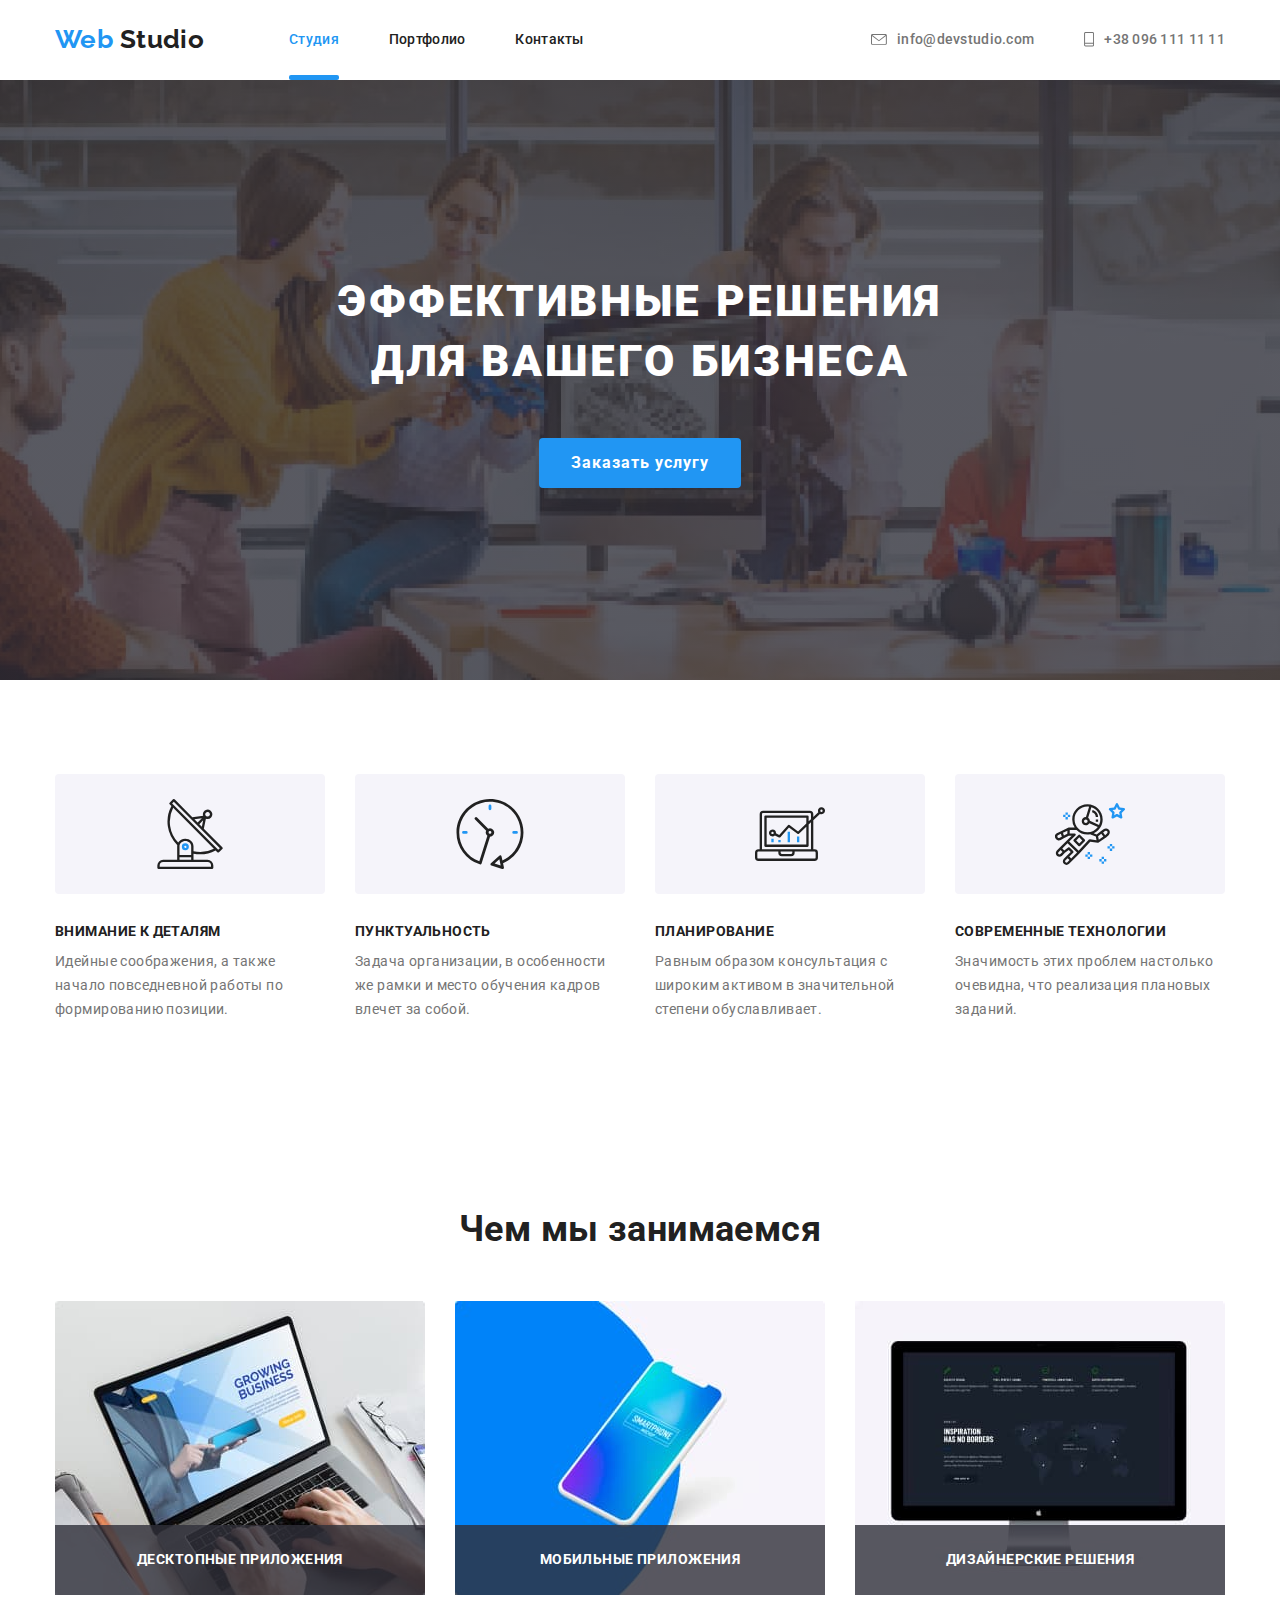
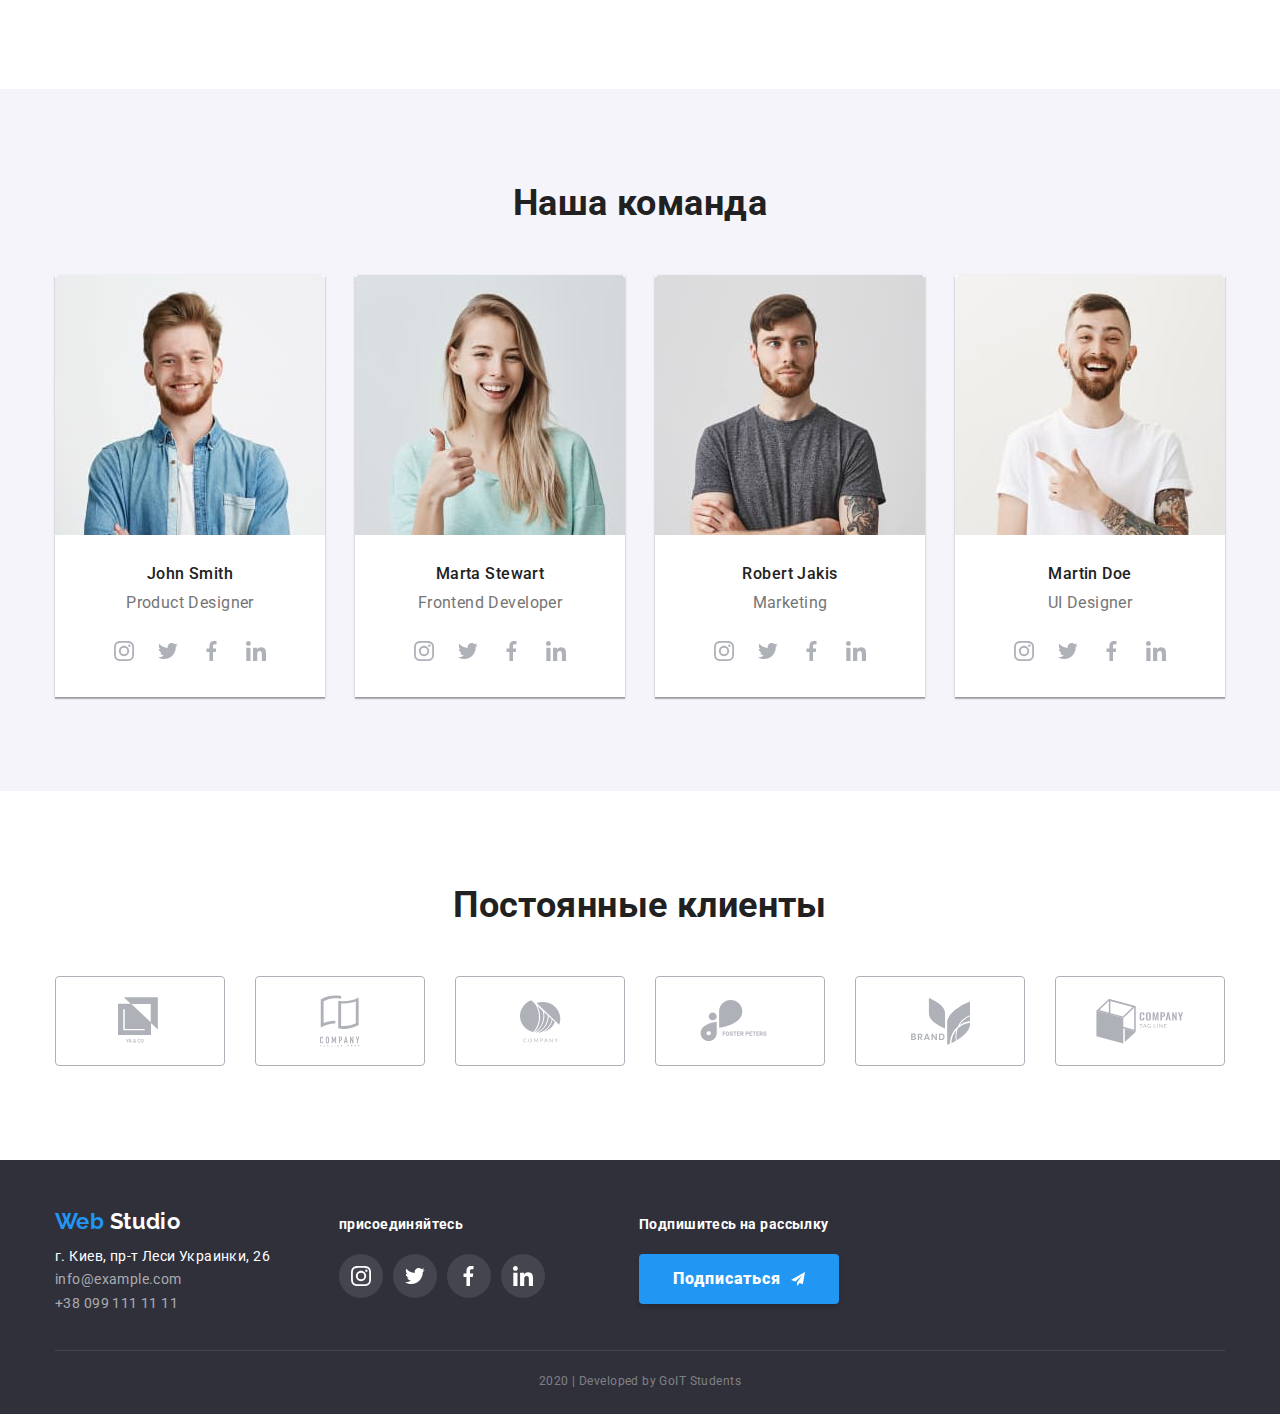
<file: index.html>
<!DOCTYPE html>
<html lang="ru">
  <head>
    <meta charset="UTF-8" />
    <meta name="viewport" content="width=device-width, initial-scale=1.0" />
    <title>Web Studio</title>
    <link
      href="https://fonts.googleapis.com/css2?family=Raleway:wght@700&family=Roboto:wght@400;500;700;900&display=swap"
      rel="stylesheet"
    />
    <link
      rel="stylesheet"
      href="https://cdnjs.cloudflare.com/ajax/libs/modern-normalize/0.6.0/modern-normalize.min.css"
    />
    <link rel="stylesheet" href="./css/styles.css" />
  </head>

  <body>
    <!-- Website navigation -->
    <header class="heder">
      <div class="container page-header">
        <nav class="main-nav">
          <a href="" class="logo black"
            ><span class="accent">Web</span> Studio</a
          >
          <ul class="site-nav list">
            <li class="item">
              <a class="link current" href="./index.html">Студия</a>
            </li>
            <li class="item">
              <a class="link" href="./portfolio.html">Портфолио</a>
            </li>
            <li class="item"><a class="link" href="">Контакты</a></li>
          </ul>
        </nav>
        <ul class="contacts list">
          <li class="item">
            <a
              class="link"
              href="mailto:nfo@devstudio.com"
              aria-label="Иконка мейл"
            >
              <svg class="contacts-icon" width="16" height="11">
                <use href="./images/sprite.svg#icon-mail"></use>
              </svg>
              info@devstudio.com
            </a>
          </li>
          <li class="item">
            <a
              class="link"
              href="tel:+380961111111"
              aria-label="Иконка телефона"
            >
              <svg class="contacts-icon" width="10" height="15">
                <use href="./images/sprite.svg#icon-phone"></use>
              </svg>
              +38 096 111 11 11
            </a>
          </li>
        </ul>
      </div>
    </header>
    <main>
      <!-- Website Hero -->
      <section class="hero">
        <div class="hero-container">
          <h1 class="hero-title">
            эффективные решения<br />для вашего бизнеса
          </h1>
          <a href="" class="button">Заказать услугу</a>
        </div>
      </section>
      <!-- Features -->
      <section class="section">
        <div class="container">
          <h2 class="section-title visually-hidden">Features</h2>
          <ul class="features list">
            <li class="item">
              <div class="features-icon-background">
                <svg class="features-icon">
                  <use href="./images/sprite.svg#antenna"></use>
                </svg>
              </div>
              <h3 class="features-title">Внимание к деталям</h3>
              <p class="text">
                Идейные соображения, а также начало повседневной работы по
                формированию позиции.
              </p>
            </li>
            <li class="item">
              <div class="features-icon-background">
                <svg class="features-icon">
                  <use href="./images/sprite.svg#clock"></use>
                </svg>
              </div>
              <h3 class="features-title">Пунктуальность</h3>
              <p class="text">
                Задача организации, в особенности же рамки и место обучения
                кадров влечет за собой.
              </p>
            </li>
            <li class="item">
              <div class="features-icon-background">
                <svg class="features-icon">
                  <use href="./images/sprite.svg#diagram"></use>
                </svg>
              </div>
              <h3 class="features-title">Планирование</h3>
              <p class="text">
                Равным образом консультация с широким активом в значительной
                степени обуславливает.
              </p>
            </li>
            <li class="item">
              <div class="features-icon-background">
                <svg class="features-icon">
                  <use href="./images/sprite.svg#astronaut"></use>
                </svg>
              </div>
              <h3 class="features-title">Современные технологии</h3>
              <p class="text">
                Значимость этих проблем настолько очевидна, что реализация
                плановых заданий.
              </p>
            </li>
          </ul>
        </div>
      </section>
      <!-- Services -->
      <section class="section">
        <div class="container">
          <h2 class="section-title">Чем мы занимаемся</h2>
          <ul class="services list">
            <li class="item">
              <a class="link-decoration services-position" href="">
                <img
                  src="./images/img-note.jpg"
                  alt="Изображение ноутбука"
                  width="370"
                  height="294"
                />
                <h3 class="services-title">Десктопные приложения</h3>
              </a>
            </li>
            <li class="item services-position">
              <a class="link-decoration" href="">
                <img
                  src="./images/box.jpg"
                  alt="Изображение телефона"
                  width="370"
                  height="294"
                />
              </a>
              <div>
                <h3 class="services-title">Мобильные приложения</h3>
              </div>
            </li>
            <li class="item services-position">
              <a class="link-decoration" href="">
                <img
                  src="./images/img-mon.jpg"
                  alt="Изображения монитора"
                  width="370"
                  height="294"
                />
              </a>
              <h3 class="services-title">Дизайнерские решения</h3>
            </li>
          </ul>
        </div>
      </section>
      <!-- Team -->
      <section class="section background-accent">
        <div class="container title-padding">
          <h2 class="section-title">Наша команда</h2>
          <ul class="team list">
            <li class="item">
              <img
                class="team-image"
                src="./images/team1.jpg"
                alt="Фото Джон Смит"
                width="270"
                height="260"
              />
              <h3 class="team-name">John Smith</h3>
              <p class="team-profession">Product Designer</p>
              <ul class="social list">
                <li>
                  <a
                    href=""
                    class="link-decoration"
                    aria-label="Иконка инстаграм"
                  >
                    <svg class="soc-icon" width="20" height="20">
                      <use href="./images/sprite.svg#instagram"></use>
                    </svg>
                  </a>
                </li>
                <li>
                  <a href="" class="link-decoration" aria-label="Иконка твитер">
                    <svg class="soc-icon" width="20" height="20">
                      <use href="./images/sprite.svg#twitter"></use>
                    </svg>
                  </a>
                </li>
                <li>
                  <a
                    href=""
                    class="link-decoration"
                    aria-label="Иконка фейсбук"
                  >
                    <svg class="soc-icon" width="20" height="20">
                      <use href="./images/sprite.svg#facebook"></use>
                    </svg>
                  </a>
                </li>
                <li>
                  <a
                    href=""
                    class="link-decoration"
                    aria-label="Иконка линкедИн"
                  >
                    <svg class="soc-icon" width="20" height="20">
                      <use href="./images/sprite.svg#linkedin"></use>
                    </svg>
                  </a>
                </li>
              </ul>
            </li>
            <li class="item">
              <img
                class="team-image"
                src="./images/team2.jpg"
                alt="Фото Марта Стиварт"
                width="270"
                height="260"
              />
              <h3 class="team-name">Marta Stewart</h3>
              <p class="team-profession">Frontend Developer</p>
              <ul class="social list">
                <li>
                  <a
                    href=""
                    class="link-decoration"
                    aria-label="Иконка инстаграм"
                  >
                    <svg class="soc-icon" width="20" height="20">
                      <use href="./images/sprite.svg#instagram"></use>
                    </svg>
                  </a>
                </li>
                <li>
                  <a href="" class="link-decoration" aria-label="Иконка твитер">
                    <svg class="soc-icon" width="20" height="20">
                      <use href="./images/sprite.svg#twitter"></use>
                    </svg>
                  </a>
                </li>
                <li>
                  <a
                    href=""
                    class="link-decoration"
                    aria-label="Иконка фейсбук"
                  >
                    <svg class="soc-icon" width="20" height="20">
                      <use href="./images/sprite.svg#facebook"></use>
                    </svg>
                  </a>
                </li>
                <li>
                  <a
                    href=""
                    class="link-decoration"
                    aria-label="Иконка линкедИн"
                  >
                    <svg class="soc-icon" width="20" height="20">
                      <use href="./images/sprite.svg#linkedin"></use>
                    </svg>
                  </a>
                </li>
              </ul>
            </li>
            <li class="item">
              <img
                class="team-image"
                src="./images/team3.jpg"
                alt="Фото Роберт Джакис"
                width="270"
                height="260"
              />
              <h3 class="team-name">Robert Jakis</h3>
              <p class="team-profession">Marketing</p>
              <ul class="social list">
                <li>
                  <a
                    href=""
                    class="link-decoration"
                    aria-label="Иконка инстаграм"
                  >
                    <svg class="soc-icon" width="20" height="20">
                      <use href="./images/sprite.svg#instagram"></use>
                    </svg>
                  </a>
                </li>
                <li>
                  <a href="" class="link-decoration" aria-label="Иконка твитер">
                    <svg class="soc-icon" width="20" height="20">
                      <use href="./images/sprite.svg#twitter"></use>
                    </svg>
                  </a>
                </li>
                <li>
                  <a
                    href=""
                    class="link-decoration"
                    aria-label="Иконка фейсбук"
                  >
                    <svg class="soc-icon" width="20" height="20">
                      <use href="./images/sprite.svg#facebook"></use>
                    </svg>
                  </a>
                </li>
                <li>
                  <a
                    href=""
                    class="link-decoration"
                    aria-label="Иконка линкедИн"
                  >
                    <svg class="soc-icon" width="20" height="20">
                      <use href="./images/sprite.svg#linkedin"></use>
                    </svg>
                  </a>
                </li>
              </ul>
            </li>
            <li class="item">
              <img
                class="team-image"
                src="./images/team4.jpg"
                alt="Фото Мартин До"
                width="270"
                height="260"
              />
              <h3 class="team-name">Martin Doe</h3>
              <p class="team-profession">UI Designer</p>
              <ul class="social list">
                <li>
                  <a
                    href=""
                    class="link-decoration"
                    aria-label="Иконка инстаграм"
                  >
                    <svg class="soc-icon" width="20" height="20">
                      <use href="./images/sprite.svg#instagram"></use>
                    </svg>
                  </a>
                </li>
                <li>
                  <a href="" class="link-decoration" aria-label="Иконка твитер">
                    <svg class="soc-icon" width="20" height="20">
                      <use href="./images/sprite.svg#twitter"></use>
                    </svg>
                  </a>
                </li>
                <li>
                  <a
                    href=""
                    class="link-decoration"
                    aria-label="Иконка фейсбук"
                  >
                    <svg class="soc-icon" width="20" height="20">
                      <use href="./images/sprite.svg#facebook"></use>
                    </svg>
                  </a>
                </li>
                <li>
                  <a
                    href=""
                    class="link-decoration"
                    aria-label="Иконка линкедИн"
                  >
                    <svg class="soc-icon" width="20" height="20">
                      <use href="./images/sprite.svg#linkedin"></use>
                    </svg>
                  </a>
                </li>
              </ul>
            </li>
          </ul>
        </div>
      </section>
      <!-- Regular client -->
      <section class="section">
        <div class="container">
          <h2 class="section-title">Постоянные клиенты</h2>
          <ul class="client list">
            <li class="item">
              <a href="" class="link-decoration" aria-label="Логотип компании">
                <svg class="client-logo" width="44" height="49">
                  <use href="./images/sprite.svg#logo1"></use>
                </svg>
              </a>
            </li>
            <li class="item">
              <a href="" class="link-decoration" aria-label="Логотип компании">
                <svg class="client-logo" width="40" height="52">
                  <use href="./images/sprite.svg#logo2"></use>
                </svg>
              </a>
            </li>
            <li class="item">
              <a href="" class="link-decoration" aria-label="Логотип компании">
                <svg class="client-logo" width="41" height="43">
                  <use href="./images/sprite.svg#logo3"></use>
                </svg>
              </a>
            </li>
            <li class="item">
              <a href="" class="link-decoration" aria-label="Логотип компании">
                <svg class="client-logo" width="80" height="42">
                  <use href="./images/sprite.svg#logo4"></use>
                </svg>
              </a>
            </li>
            <li class="item">
              <a href="" class="link-decoration" aria-label="Логотип компании">
                <svg class="client-logo" width="59" height="47">
                  <use href="./images/sprite.svg#logo5"></use>
                </svg>
              </a>
            </li>
            <li class="item">
              <a href="" class="link-decoration" aria-label="Логотип компании">
                <svg class="client-logo" width="88" height="45">
                  <use href="./images/sprite.svg#logo6"></use>
                </svg>
              </a>
            </li>
          </ul>
        </div>
      </section>
    </main>
    <!-- Footer -->
    <footer class="footer">
      <div class="container">
        <div class="footer-container">
          <div class="address-container">
            <a class="logo white" href=""
              ><span class="accent">Web</span> Studio</a
            >
            <address class="address-footer">
              г. Киев, пр-т Леси Украинки, 26<br />
              <a href="mailto:info@example.com" class="link">info@example.com</a
              ><br />
              <a href="tel:+380991111111" class="link">+38 099 111 11 11</a>
            </address>
          </div>
          <div class="link-conteiner">
            <p class="subscription">присоединяйтесь</p>
            <ul class="social list">
              <li>
                <a
                  href=""
                  class="link-decoration footer-soc"
                  aria-label="Иконка инстаграм"
                >
                  <svg class="soc-icon" width="20" height="20">
                    <use href="./images/sprite.svg#instagram"></use>
                  </svg>
                </a>
              </li>
              <li>
                <a
                  href=""
                  class="link-decoration footer-soc"
                  aria-label="Иконка твитер"
                >
                  <svg class="soc-icon" width="20" height="20">
                    <use href="./images/sprite.svg#twitter"></use>
                  </svg>
                </a>
              </li>
              <li>
                <a
                  href=""
                  class="link-decoration footer-soc"
                  aria-label="Иконка фейсбук"
                >
                  <svg class="soc-icon" width="20" height="20">
                    <use href="./images/sprite.svg#facebook"></use>
                  </svg>
                </a>
              </li>
              <li>
                <a
                  href=""
                  class="link-decoration footer-soc no-margin"
                  aria-label="Иконка линкедИн"
                >
                  <svg class="soc-icon" width="20" height="20">
                    <use href="./images/sprite.svg#linkedin"></use>
                  </svg>
                </a>
              </li>
            </ul>
          </div>
          <div>
            <p class="subscription">Подпишитесь на рассылку</p>
            <!-- <div class="follow-container"> -->
            <!-- <input type="text" placeholder="E-mail" class="enter-e-mail"> -->
            <button class="footer-button" type="button">
              Подписаться
              <svg class="soc-icon" width="24" height="24">
                <use href="./images/sprite.svg#icon-send"></use>
              </svg>
            </button>
            <!-- </div> -->
          </div>
        </div>
        <p class="copyright">2020 &#124; Developed by GoIT Students</p>
      </div>
    </footer>
  </body>
</html>
</file>
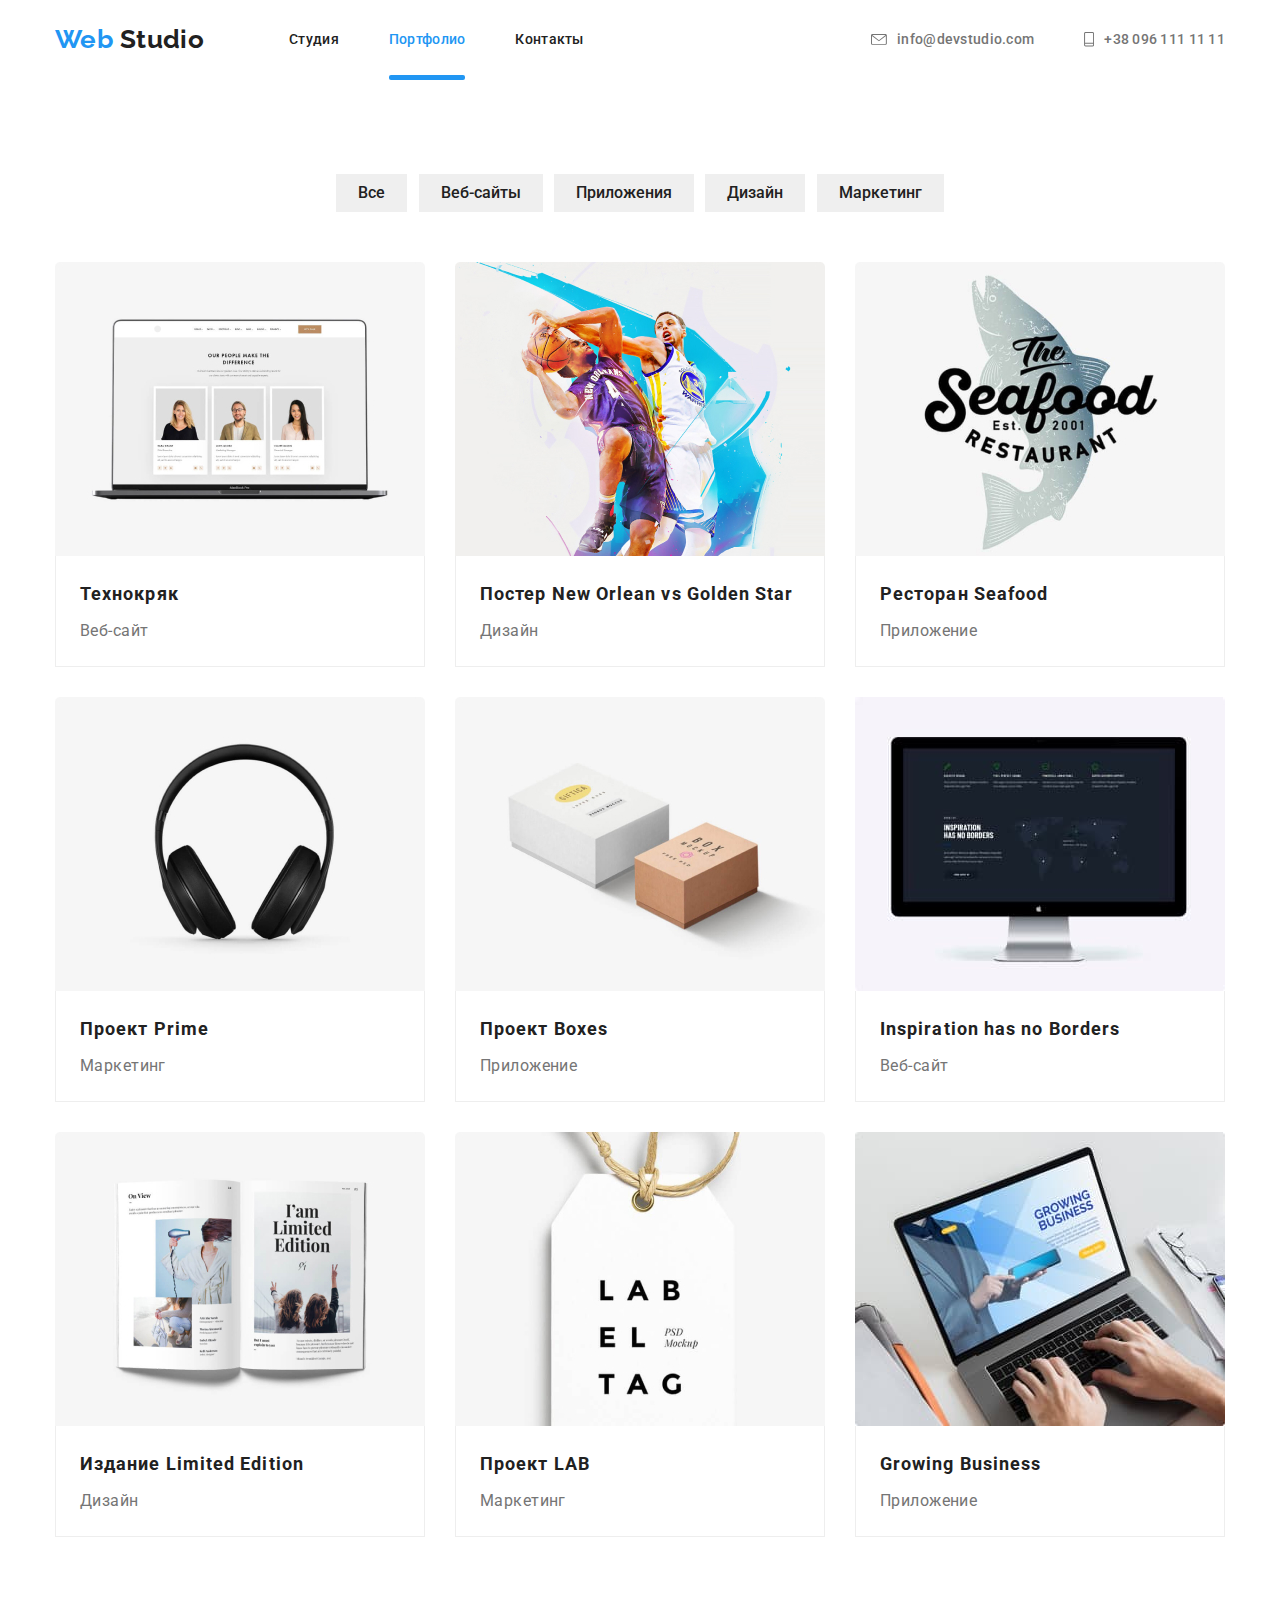
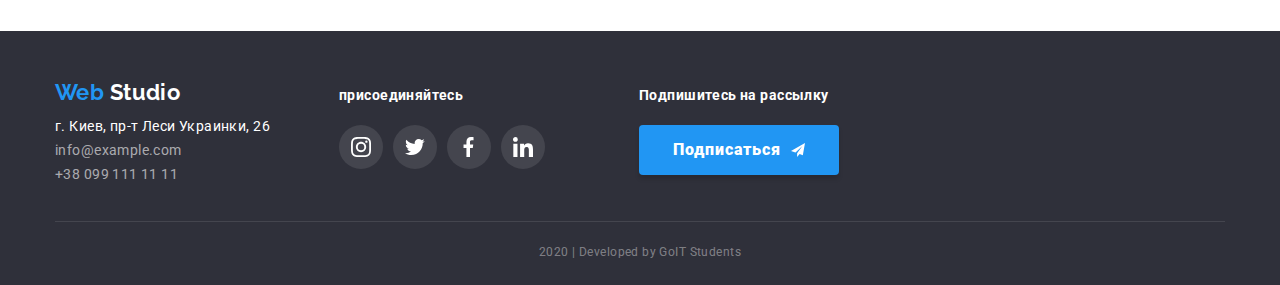
<file: portfolio.html>
<!DOCTYPE html>
<html lang="ru">
  <head>
    <meta charset="UTF-8" />
    <meta name="viewport" content="width=device-width, initial-scale=1.0" />
    <title>Web Studio</title>
    <link
      href="https://fonts.googleapis.com/css2?family=Raleway:wght@700&family=Roboto:wght@400;500;700;900&display=swap"
      rel="stylesheet"
    />
    <link
      rel="stylesheet"
      href="https://cdnjs.cloudflare.com/ajax/libs/modern-normalize/0.6.0/modern-normalize.min.css"
    />
    <link rel="stylesheet" href="./css/styles.css" />
  </head>

  <body>
    <!-- Website navigation -->
    <header class="heder">
      <div class="container page-header">
        <nav class="main-nav">
          <a href="#" class="logo black"
            ><span class="accent">Web</span> Studio</a
          >
          <ul class="site-nav list">
            <li class="item"><a class="link" href="./index.html">Студия</a></li>
            <li class="item">
              <a class="link current" href="./portfolio.html">Портфолио</a>
            </li>
            <li class="item"><a class="link" href="">Контакты</a></li>
          </ul>
        </nav>
        <ul class="contacts list">
          <li class="item">
            <a
              class="link"
              href="mailto:nfo@devstudio.com"
              aria-label="Иконка мейл"
            >
              <svg class="contacts-icon" width="16" height="11">
                <use href="./images/sprite.svg#icon-mail"></use>
              </svg>
              info@devstudio.com
            </a>
          </li>
          <li class="item">
            <a
              class="link"
              href="tel:+380961111111"
              aria-label="Иконка телефона"
            >
              <svg class="contacts-icon" width="10" height="15">
                <use href="./images/sprite.svg#icon-phone"></use>
              </svg>
              +38 096 111 11 11
            </a>
          </li>
        </ul>
      </div>
    </header>
    <main>
      <!-- Portfolio -->
      <section class="portfolio">
        <div class="container">
          <h1 class="portfolio-title center visually-hidden">Портфолио</h1>
          <div class="section-btn">
            <button type="button" class="btn">Все</button>
            <button type="button" class="btn">Веб-сайты</button>
            <button type="button" class="btn">Приложения</button>
            <button type="button" class="btn">Дизайн</button>
            <button type="button" class="btn">Маркетинг</button>
          </div>
          <ul class="portfolio-list list">
            <li class="item">
              <a href="" class="link-decoration">
                <div class="portfolio-overlay">
                  <img
                    class="portfolio-image"
                    src="./images/pr1.jpg"
                    alt="Изображение ноутбука"
                    width="370"
                    height="294"
                  />
                  <p class="portfolio-excerpt">
                    Технокряк это современная площадка распространения
                    коронавируса. Компании используют эту платформу для
                    цифрового шпионажа и атак на защищённые сервера конкурентов.
                  </p>
                </div>
                <div class="card-content">
                  <h2 class="portfolio-subtitle">Технокряк</h2>
                  <p class="portfolio-desc">Веб-сайт</p>
                </div>
              </a>
            </li>
            <li class="item">
              <a href="" class="link-decoration">
                <div class="portfolio-overlay">
                  <img
                    class="portfolio-image"
                    src="./images/pr2.jpg"
                    alt="Постер баскетбол"
                    width="370"
                    height="294"
                  />
                  <p class="portfolio-excerpt">
                    Технокряк это современная площадка распространения
                    коронавируса. Компании используют эту платформу для
                    цифрового шпионажа и атак на защищённые сервера конкурентов.
                  </p>
                </div>
                <div class="card-content">
                  <h2 class="portfolio-subtitle">
                    Постер New Orlean vs Golden Star
                  </h2>
                  <p class="portfolio-desc">Дизайн</p>
                </div>
              </a>
            </li>
            <li class="item">
              <a href="" class="link-decoration">
                <div class="portfolio-overlay">
                  <img
                    class="portfolio-image"
                    src="./images/pr3.jpg"
                    alt="Изображение логотипа ресторана"
                    width="370"
                    height="294"
                  />
                  <p class="portfolio-excerpt">
                    Технокряк это современная площадка распространения
                    коронавируса. Компании используют эту платформу для
                    цифрового шпионажа и атак на защищённые сервера конкурентов.
                  </p>
                </div>
                <div class="card-content">
                  <h2 class="portfolio-subtitle">Ресторан Seafood</h2>
                  <p class="portfolio-desc">Приложение</p>
                </div>
              </a>
            </li>
            <li class="item">
              <a href="" class="link-decoration">
                <div class="portfolio-overlay">
                  <img
                    class="portfolio-image"
                    src="./images/pr4.jpg"
                    alt="Изображение наушников"
                    width="370"
                    height="294"
                  />
                  <p class="portfolio-excerpt">
                    Технокряк это современная площадка распространения
                    коронавируса. Компании используют эту платформу для
                    цифрового шпионажа и атак на защищённые сервера конкурентов.
                  </p>
                </div>
                <div class="card-content">
                  <h2 class="portfolio-subtitle">Проект Prime</h2>
                  <p class="portfolio-desc">Маркетинг</p>
                </div>
              </a>
            </li>
            <li class="item">
              <a href="" class="link-decoration">
                <div class="portfolio-overlay">
                  <img
                    class="portfolio-image"
                    src="./images/pr5.jpg"
                    alt="Изображение коробок"
                    width="370"
                    height="294"
                  />
                  <p class="portfolio-excerpt">
                    Технокряк это современная площадка распространения
                    коронавируса. Компании используют эту платформу для
                    цифрового шпионажа и атак на защищённые сервера конкурентов.
                  </p>
                </div>
                <div class="card-content">
                  <h2 class="portfolio-subtitle">Проект Boxes</h2>
                  <p class="portfolio-desc">Приложение</p>
                </div>
              </a>
            </li>
            <li class="item">
              <a href="" class="link-decoration">
                <div class="portfolio-overlay">
                  <img
                    class="portfolio-image"
                    src="./images/img-mon.jpg"
                    alt="Изображение монитора"
                    width="370"
                    height="294"
                  />
                  <p class="portfolio-excerpt">
                    Технокряк это современная площадка распространения
                    коронавируса. Компании используют эту платформу для
                    цифрового шпионажа и атак на защищённые сервера конкурентов.
                  </p>
                </div>
                <div class="card-content">
                  <h2 class="portfolio-subtitle">Inspiration has no Borders</h2>
                  <p class="portfolio-desc">Веб-сайт</p>
                </div>
              </a>
            </li>
            <li class="item">
              <a href="" class="link-decoration">
                <div class="portfolio-overlay">
                  <img
                    class="portfolio-image"
                    src="./images/pr7.jpg"
                    alt="Изображение журнала"
                    width="370"
                    height="294"
                  />
                  <p class="portfolio-excerpt">
                    Технокряк это современная площадка распространения
                    коронавируса. Компании используют эту платформу для
                    цифрового шпионажа и атак на защищённые сервера конкурентов.
                  </p>
                </div>
                <div class="card-content">
                  <h2 class="portfolio-subtitle">Издание Limited Edition</h2>
                  <p class="portfolio-desc">Дизайн</p>
                </div>
              </a>
            </li>
            <li class="item">
              <a href="" class="link-decoration">
                <div class="portfolio-overlay">
                  <img
                    class="portfolio-image"
                    src="./images/pr8.jpg"
                    alt="Изображение бирки"
                    width="370"
                    height="294"
                  />
                  <p class="portfolio-excerpt">
                    Технокряк это современная площадка распространения
                    коронавируса. Компании используют эту платформу для
                    цифрового шпионажа и атак на защищённые сервера конкурентов.
                  </p>
                </div>
                <div class="card-content">
                  <h2 class="portfolio-subtitle">Проект LAB</h2>
                  <p class="portfolio-desc">Маркетинг</p>
                </div>
              </a>
            </li>
            <li class="item">
              <a href="" class="link-decoration">
                <div class="portfolio-overlay">
                  <img
                    class="portfolio-image"
                    src="./images/img-note.jpg"
                    alt="Изображение ноутбука"
                    width="370"
                    height="294"
                  />
                  <p class="portfolio-excerpt">
                    Технокряк это современная площадка распространения
                    коронавируса. Компании используют эту платформу для
                    цифрового шпионажа и атак на защищённые сервера конкурентов.
                  </p>
                </div>
                <div class="card-content">
                  <h2 class="portfolio-subtitle">Growing Business</h2>
                  <p class="portfolio-desc">Приложение</p>
                </div>
              </a>
            </li>
          </ul>
        </div>
      </section>
    </main>
    <!-- Footer -->
    <footer class="footer">
      <div class="container">
        <div class="footer-container">
          <div class="address-container">
            <a class="logo white" href=""
              ><span class="accent">Web</span> Studio</a
            >
            <address class="address-footer">
              г. Киев, пр-т Леси Украинки, 26<br />
              <a href="mailto:info@example.com" class="link">info@example.com</a
              ><br />
              <a href="tel:+380991111111" class="link">+38 099 111 11 11</a>
            </address>
          </div>
          <div class="link-conteiner">
            <p class="subscription">присоединяйтесь</p>
            <ul class="social list">
              <li>
                <a
                  href=""
                  class="link-decoration footer-soc"
                  aria-label="Иконка инстаграм"
                >
                  <svg class="soc-icon" width="20" height="20">
                    <use href="./images/sprite.svg#instagram"></use>
                  </svg>
                </a>
              </li>
              <li>
                <a
                  href=""
                  class="link-decoration footer-soc"
                  aria-label="Иконка твитер"
                >
                  <svg class="soc-icon" width="20" height="20">
                    <use href="./images/sprite.svg#twitter"></use>
                  </svg>
                </a>
              </li>
              <li>
                <a
                  href=""
                  class="link-decoration footer-soc"
                  aria-label="Иконка фейсбук"
                >
                  <svg class="soc-icon" width="20" height="20">
                    <use href="./images/sprite.svg#facebook"></use>
                  </svg>
                </a>
              </li>
              <li>
                <a
                  href=""
                  class="link-decoration footer-soc no-margin"
                  aria-label="Иконка линкедИн"
                >
                  <svg class="soc-icon" width="20" height="20">
                    <use href="./images/sprite.svg#linkedin"></use>
                  </svg>
                </a>
              </li>
            </ul>
          </div>
          <div>
            <p class="subscription">Подпишитесь на рассылку</p>
            <!-- <div class="follow-container"> -->
            <!-- <input type="text" placeholder="E-mail" class="enter-e-mail"> -->
            <button class="footer-button" type="button">
              Подписаться
              <svg class="soc-icon" width="24" height="24">
                <use href="./images/sprite.svg#icon-send"></use>
              </svg>
            </button>
            <!-- </div> -->
          </div>
        </div>
        <p class="copyright">2020 &#124; Developed by GoIT Students</p>
      </div>
    </footer>
  </body>
</html>
</file>
<file: css/styles.css>
html {
  box-sizing: border-box;
}

*,
*::before,
*::after {
  box-sizing: inherit;
}
:root {
  --background-text-white: #ffffff;
  --background-accent: #f5f4fa;
  --primary-text-color: #757575;
  --title-text-color: #212121;
  --accent-color: #2196f3;
  --address-text-color: rgba(255, 255, 255, 0.6);
  --background-footer-color: #2f303a;
  --border-color: #eeeeee;
  --icon-color: #afb1b8;
  --timing-function: cubic-bezier(0.4, 0, 0.2, 1);
}
body {
  margin: 0;
  background-color: var(--background-text-white);
  color: var(--primary-text-color);
  font-family: Roboto, sans-serif;
  font-size: 14px;
  line-height: 1.7;
  letter-spacing: 0.03em;
}
img {
  display: block;
  max-width: 100%;
  height: auto;
}
.heder {
  background-color: var(--background-text-white);
}
.accent {
  color: var(--accent-color);
}
.background-accent {
  background-color: var(--background-accent);
}
.visually-hidden {
  position: absolute;
  width: 1px;
  height: 1px;
  margin: -1px;
  border: 0;
  padding: 0;
  clip: rect(0 0 0 0);
  overflow: hidden;
}
.container {
  margin-left: auto;
  margin-right: auto;
  width: 1200px;
  padding-left: 15px;
  padding-right: 15px;
}
.link-decoration {
  display: block;
  margin-top: 0;
  text-decoration: none;
}
.list {
  padding: 0;
  margin: 0;
  list-style: none;
}
/* logo */
.logo.black {
  color: var(--title-text-color);
  font-family: raleway, sans-serif;
  font-weight: 700;
  font-size: 26px;
  line-height: 1.2;
  text-decoration: none;
}
.logo.white {
  display: inline-block;
  margin-bottom: 10px;

  color: var(--background-text-white);
  font-family: raleway, sans-serif;
  font-weight: 700;
  font-size: 22px;
  line-height: 1.2;
  text-decoration: none;
}

/* site nav */
.page-header,
.main-nav {
  display: flex;
  align-items: center;
}
.site-nav {
  display: flex;
  margin-left: 85px;
}
.site-nav .item:not(:last-child) {
  margin-right: 50px;
}
.site-nav .link {
  display: block;
  padding-top: 32px;
  padding-bottom: 32px;

  color: var(--title-text-color);
  font-style: normal;
  font-weight: 500;
  font-size: 14px;
  line-height: 1.14;
  letter-spacing: 0.02em;
  text-decoration: none;

  transition: color 250ms cubic-bezier(0.4, 0, 0.2, 1);
}
.site-nav .link:hover,
.site-nav .link:focus {
  color: var(--accent-color);
}
.site-nav .link.current {
  color: var(--accent-color);
}
.link.current {
  position: relative;
}
.link.current::after {
  position: absolute;
  content: '';

  left: 0;
  bottom: 0;
  display: block;
  width: 100%;
  height: 5px;
  border-radius: 2px;
  background-color: var(--accent-color);
}

/* site contacts */
.contacts {
  display: flex;
  margin-left: auto;
  align-items: center;
}
.contacts .item:not(:last-child) {
  margin-right: 50px;
}
.contacts .link {
  display: flex;
  align-items: center;
  padding-top: 32px;
  padding-bottom: 32px;

  color: var(--primary-text-color);
  fill: currentColor;
  font-weight: 500;
  font-size: 14px;
  line-height: 1.14;
  letter-spacing: 0.02em;
  text-decoration: none;

  transition: color 250ms cubic-bezier(0.4, 0, 0.2, 1),
    fill 250ms cubic-bezier(0.4, 0, 0.2, 1);
}
.contacts .link:hover,
.contacts .link:focus {
  color: var(--accent-color);
  fill: var(--accent-color);
}
.contacts-icon {
  margin-right: 10px;
}

/* hero */

.hero {
  display: flex;
  align-items: center;
  justify-content: center;
  text-align: center;
  margin-left: auto;
  margin-right: auto;
  max-width: 1600px;
  height: 600px;
  background-image: linear-gradient(
      to right,
      rgba(47, 48, 58, 0.8),
      rgba(47, 48, 58, 0.8)
    ),
    url('../images/Header.jpg');
  background-color: var(--primary-text-color);
  background-repeat: no-repeat;
  background-position: center;
  background-size: cover;
}
.hero-title {
  margin-top: 0;
  margin-bottom: 46px;

  color: var(--background-text-white);
  font-weight: 900;
  font-size: 44px;
  line-height: 1.36;
  letter-spacing: 0.06em;
  text-transform: uppercase;
}

/* section */
.section {
  padding-top: 94px;
  padding-bottom: 94px;
}
.section-title {
  margin-top: 0;
  margin-bottom: 50px;
  color: var(--title-text-color);
  font-size: 36px;
  line-height: 1.16;
  text-align: center;
}

/* features */

.features {
  display: flex;
}
.features .features-title {
  margin-top: 0;
  margin-bottom: 10px;

  color: var(--title-text-color);
  font-size: 14px;
  line-height: 1.14;
  text-transform: uppercase;
}
.features .item {
  width: 270px;
  margin-right: 30px;
}
.features .item:last-child {
  margin-right: 0;
}
.features .link-decoration {
  margin-bottom: 30px;
}
.features-icon-background {
  display: flex;
  justify-content: center;
  align-items: center;
  width: 270px;
  height: 120px;
  margin-bottom: 30px;
  background: #f5f4fa;
  border-radius: 4px;
}
.features-icon {
  display: block;
  width: 70px;
  height: 70px;
}
.features .text {
  margin: 0;
}

/* services */

.services {
  display: flex;
}
.services .item {
  width: 370px;
  margin-right: 30px;
}
.services .item:last-child {
  margin-right: 0;
}
.services-position {
  position: relative;
}
.services .services-title {
  position: absolute;
  display: flex;
  bottom: 0;
  margin: 0;
  width: 370px;
  height: 70px;
  justify-content: center;
  align-items: center;

  color: var(--background-text-white);
  background-color: rgba(47, 48, 58, 0.8);

  font-size: 14px;
  line-height: 1.14;
  text-transform: uppercase;
}

/* team */
.team {
  display: flex;
}
.team .item {
  width: 270px;
  margin-right: 30px;
  box-shadow: 0px 2px 1px rgba(0, 0, 0, 0.2), 0px 1px 1px rgba(0, 0, 0, 0.14),
    0px 1px 3px rgba(0, 0, 0, 0.12);
  background-color: var(--background-text-white);
  text-align: center;
}
.team .item:last-child {
  margin-right: 0;
}
.team-image {
  margin-top: 0;
  margin-bottom: 30px;
}
.team-name {
  margin-top: 0;
  margin-bottom: 10px;

  color: var(--title-text-color);
  font-weight: 500;
  font-size: 16px;
  line-height: 1.18;
}
.team-profession {
  margin: 0;
  margin-bottom: 16px;

  font-size: 16px;
  line-height: 1.18;
}
.social {
  display: flex;
  justify-content: center;
  padding-bottom: 24px;
}

.social .link-decoration {
  display: flex;
  justify-content: center;
  align-items: center;
  color: var(--icon-color);
  width: 44px;
  height: 44px;
  border-radius: 50%;

  transition: color 250ms cubic-bezier(0.4, 0, 0.2, 1),
    background-color 250ms cubic-bezier(0.4, 0, 0.2, 1);
}
.social .link-decoration:hover,
.social .link-decoration:focus {
  color: var(--background-text-white);
  background-color: var(--accent-color);
}
.soc-icon {
  fill: currentColor;
}

/* Client */
.client {
  display: flex;
}
.client .item {
  width: 170px;
  margin-right: 30px;
}
.client .item:last-child {
  margin-right: 0;
}
.client .link-decoration {
  display: flex;
  justify-content: center;
  align-items: center;
  width: 170px;
  height: 90px;
  border: 1px solid var(--icon-color);
  border-radius: 4px;
  color: var(--icon-color);

  transition: border 250ms cubic-bezier(0.4, 0, 0.2, 1),
    color 250ms cubic-bezier(0.4, 0, 0.2, 1);
}
.client .link-decoration:hover,
.client .link-decoration:focus {
  border: 1px solid var(--accent-color);
  color: var(--accent-color);
}
.client-logo {
  fill: currentColor;
}

/* Footer */
.footer-container {
  display: flex;
  padding-top: 48px;
  padding-bottom: 28px;
  align-items: baseline;
}
.social .item {
  display: flex;
  align-items: center;
}
.address-container {
  margin-right: 69px;
}
.link-conteiner {
  margin-right: 94px;
}
.social .item:not(:last-child) {
  margin-right: 10px;
}
.footer {
  background-color: var(--background-footer-color);
}
.address-footer {
  color: var(--background-text-white);
  font-style: normal;
}
.address-footer .link {
  color: var(--address-text-color);
  font-style: normal;
  text-decoration: none;
}
.footer .subscription {
  display: block;
  margin: 0;
  margin-bottom: 21px;

  color: var(--background-text-white);
  font-weight: 700;
  font-size: 14px;
  line-height: 1.14;
}
.copyright {
  margin: 0;
  padding-top: 18px;
  padding-bottom: 21px;
  border-top: 1px solid rgba(255, 255, 255, 0.1);

  color: rgba(255, 255, 255, 0.4);
  font-size: 12px;
  line-height: 2;
  text-align: center;
}
.link-decoration.footer-soc {
  background-color: #44454e;
  border-radius: 50%;
  color: var(--background-text-white);
  margin-right: 10px;
}
.footer-soc.no-margin {
  margin-right: 0;
}

.footer-button {
  display: flex;
  align-items: center;
  justify-content: center;
  /* padding: 10px 29px; */
  border: none;
  margin-top: 0;
  padding-top: 10px;
  padding-bottom: 10px;
  min-width: 200px;

  border-radius: 4px;
  border-color: var(--accent-color);
  box-shadow: 0px 4px 4px rgba(0, 0, 0, 0.15);
  color: var(--background-text-white);
  background-color: var(--accent-color);

  font-weight: 900;
  font-size: 16px;
  line-height: 1.87;
  letter-spacing: 0.06em;

  transition: color 250ms cubic-bezier(0.4, 0, 0.2, 1);
}
.footer-button .soc-icon {
  padding-left: 10px;
}

/* button */
/* .enter-mail {
  display: block;
  width: 358px;
  height: 50px;
  margin-right: 12px;
  padding: 0px;
  background: #2f303a;
  border: 1px solid rgba(255, 255, 255, 0.3);
  box-shadow: 0px 4px 4px rgba(0, 0, 0, 0.15);
  border-radius: 4px;
  font-weight: 400;
  font-size: 16px;
  line-height: 1.87;
  color: var(--white-text-color);
} */
.button {
  margin-top: 0;
  display: inline-block;
  border-radius: 4px;
  padding: 10px 32px;
  min-width: 200px;

  color: var(--background-text-white);
  background-color: var(--accent-color);

  font-weight: 700;
  font-size: 16px;
  line-height: 1.9;
  letter-spacing: 0.06em;
  text-decoration: none;
  text-align: center;

  transition: color 250ms cubic-bezier(0.4, 0, 0.2, 1);
}
.follow-container {
  display: flex;
  align-items: center;
}
/*---------------------------------------------------*/

/* portfolio page */

/* button */
.section-btn {
  margin-bottom: 50px;
  text-align: center;
}
.section-btn .btn {
  padding: 6px 22px;
  border: none;
  color: var(--title-text-color);
  font-family: inherit;
  font-style: normal;
  font-weight: 500;
  font-size: 16px;
  line-height: 1.63;
  text-align: center;

  transition: color 250ms cubic-bezier(0.4, 0, 0.2, 1),
    background-color 250ms cubic-bezier(0.4, 0, 0.2, 1);
}
.section-btn .btn:not(:last-child) {
  margin-right: 8px;
}
.section-btn .btn:hover,
.section-btn .btn:focus {
  color: var(--background-text-white);
  background-color: var(--accent-color);
}

.portfolio {
  color: var(--title-text-color);
  padding-top: 94px;
  padding-bottom: 94px;
}
.portfolio-subtitle {
  margin-top: 0;
  margin-bottom: 4px;

  color: var(--title-text-color);
  font-size: 18px;
  line-height: 2;
  letter-spacing: 0.06em;
}
/* portfolio list */
.portfolio-excerpt {
  position: absolute;
  top: 0;
  display: flex;
  justify-content: center;
  align-items: center;
  width: 100%;
  margin: 0px;
  padding: 63px 24px;
  color: var(--background-text-white);
  background: rgba(33, 150, 243, 0.9);
  font-weight: 400;
  font-size: 18px;
  line-height: 1.56;
  letter-spacing: 0.03em;

  transform: translateY(100%);
  transition: transform 250ms cubic-bezier(0.4, 0, 0.2, 1);
  opacity: 0;
}
.portfolio-list .link-decoration:hover .portfolio-excerpt {
  transform: translateY(0%);
  opacity: 1;
}
.portfolio-list {
  display: flex;
  flex-wrap: wrap;

  color: var(--title-text-color);
}
.portfolio-overlay {
  position: relative;
  overflow: hidden;
}

.portfolio-list .item {
  width: 370px;
  margin-right: 30px;
  margin-bottom: 30px;
}
.portfolio-list .item:nth-child(3n) {
  margin-right: 0;
}
.portfolio-list .item:nth-last-child(-n + 3) {
  margin-bottom: 0;
}

.portfolio-list .link-decoration:hover,
.portfolio-list .link-decoration:focus {
  box-shadow: 1px 4px 6px rgba(0, 0, 0, 0.16), 0px 4px 4px rgba(0, 0, 0, 0.06),
    0px 1px 1px rgba(0, 0, 0, 0.12);
  cursor: pointer;
}
.portfolio-list .link-decoration:hover,
.portfolio-list .link-decoration:focus .portfolio-excerpt {
  opacity: 1;
}

.portfolio-desc {
  margin: 0;
  color: var(--primary-text-color);
  font-size: 16px;
  line-height: 30px;
}

.card-content {
  padding: 20px 24px;
  border-right: 1px solid var(--border-color);
  border-bottom: 1px solid var(--border-color);
  border-left: 1px solid var(--border-color);
}
</file>
